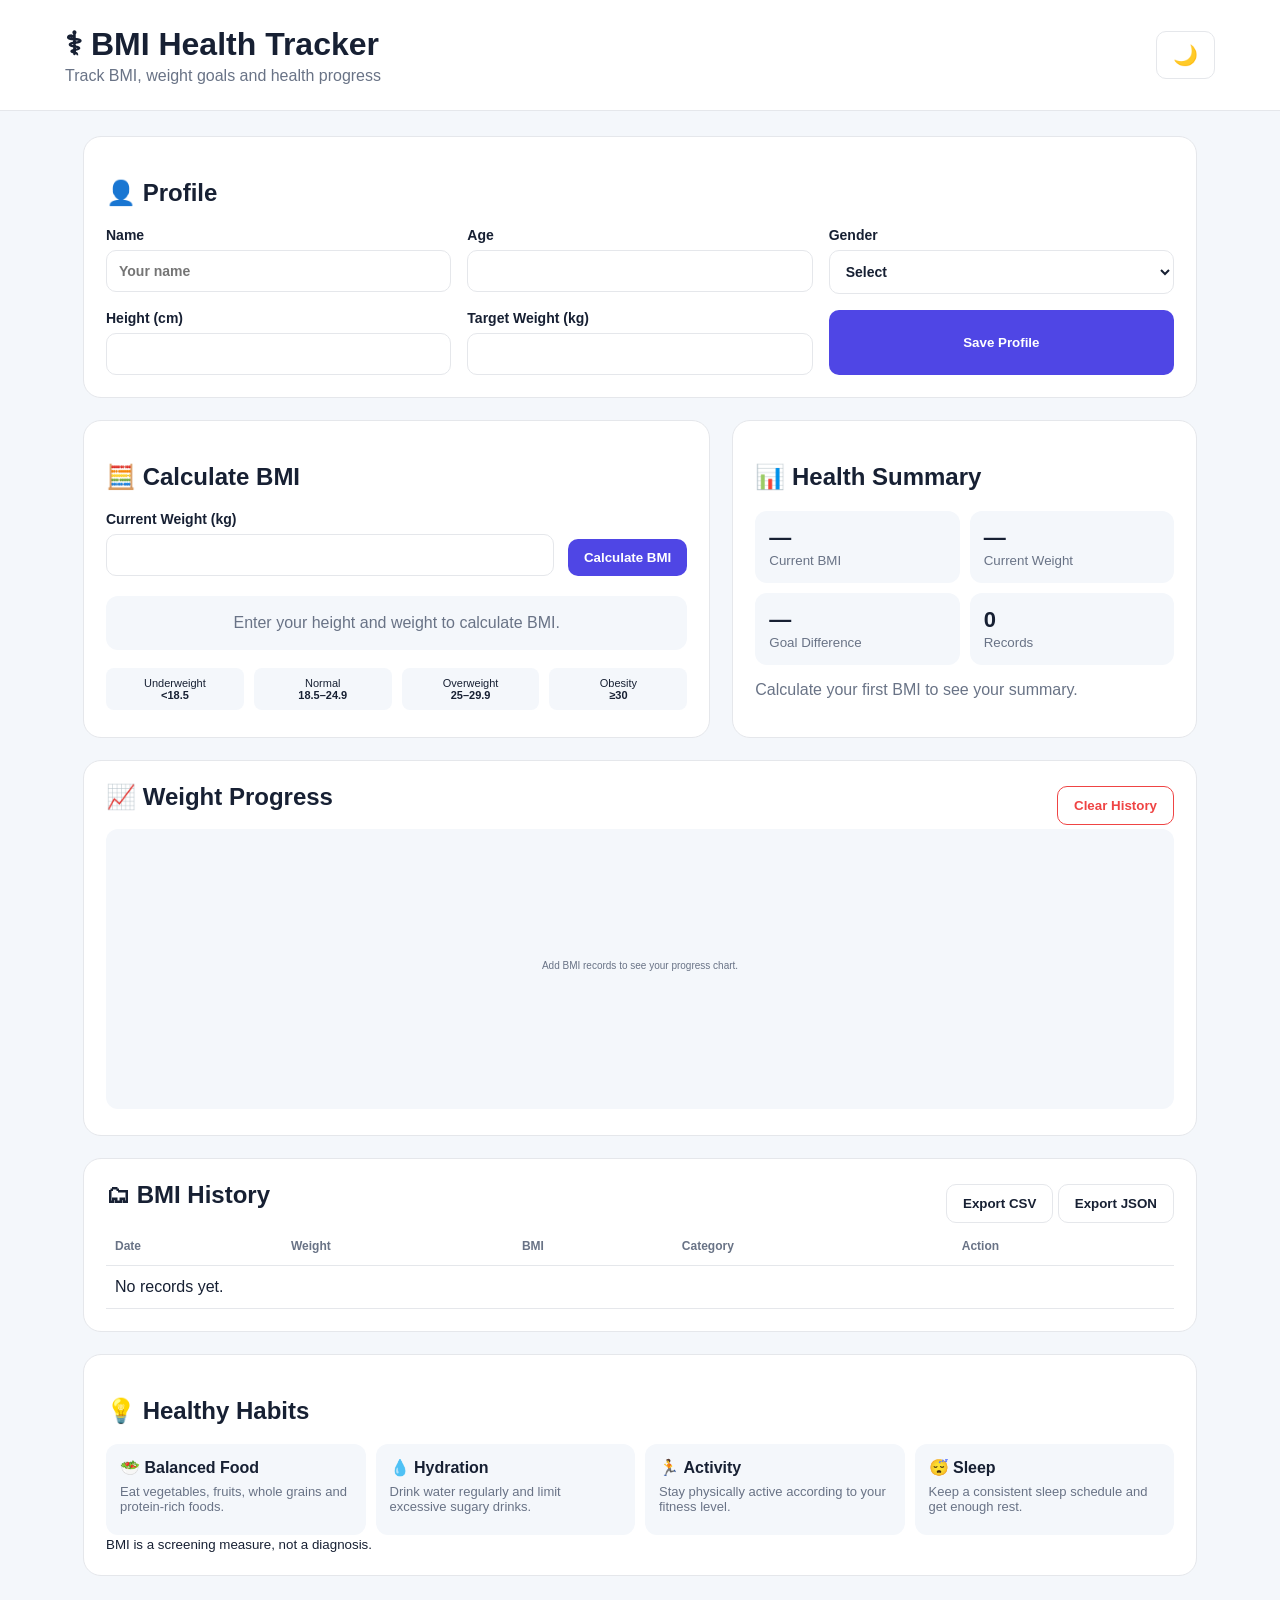
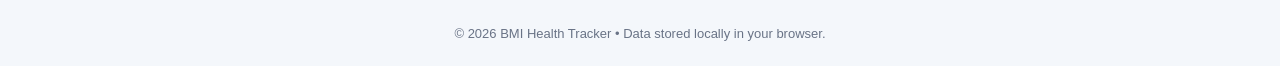
<file: Chaya_02/index.html>
<!DOCTYPE html><html lang="en"><head><meta charset="UTF-8"><meta name="viewport" content="width=device-width,initial-scale=1.0"><title>BMI Health Tracker</title><link rel="stylesheet" href="style.css"></head><body><header><div><h1>⚕ BMI Health Tracker</h1><p>Track BMI, weight goals and health progress</p></div><button id="themeBtn">🌙</button></header><main>
<section class="card"><h2>👤 Profile</h2><div class="grid"><label>Name<input id="name" placeholder="Your name"></label><label>Age<input id="age" type="number" min="1" max="120"></label><label>Gender<select id="gender"><option value="">Select</option><option>Male</option><option>Female</option><option>Other</option></select></label><label>Height (cm)<input id="height" type="number" min="50" max="250" step="0.1"></label><label>Target Weight (kg)<input id="targetWeight" type="number" min="10" max="300" step="0.1"></label><button id="saveProfile" class="primary">Save Profile</button></div></section>
<div class="dashboard"><section class="card"><h2>🧮 Calculate BMI</h2><div class="weight"><label>Current Weight (kg)<input id="weight" type="number" min="10" max="300" step="0.1"></label><button id="calculate" class="primary">Calculate BMI</button></div><div id="result" class="result empty">Enter your height and weight to calculate BMI.</div><div class="scale"><span>Underweight<br><b>&lt;18.5</b></span><span>Normal<br><b>18.5–24.9</b></span><span>Overweight<br><b>25–29.9</b></span><span>Obesity<br><b>≥30</b></span></div></section><section class="card"><h2>📊 Health Summary</h2><div class="stats"><div><b id="currentBMI">—</b><small>Current BMI</small></div><div><b id="currentWeight">—</b><small>Current Weight</small></div><div><b id="goalGap">—</b><small>Goal Difference</small></div><div><b id="recordsCount">0</b><small>Records</small></div></div><p id="advice">Calculate your first BMI to see your summary.</p></section></div>
<section class="card"><div class="bar"><h2>📈 Weight Progress</h2><button id="clearHistory" class="danger">Clear History</button></div><canvas id="chart"></canvas></section>
<section class="card"><div class="bar"><h2>🗂 BMI History</h2><div><button id="exportCSV" class="secondary">Export CSV</button> <button id="exportJSON" class="secondary">Export JSON</button></div></div><div class="table"><table><thead><tr><th>Date</th><th>Weight</th><th>BMI</th><th>Category</th><th>Action</th></tr></thead><tbody id="historyBody"></tbody></table></div></section>
<section class="card"><h2>💡 Healthy Habits</h2><div class="tips"><div>🥗 <b>Balanced Food</b><p>Eat vegetables, fruits, whole grains and protein-rich foods.</p></div><div>💧 <b>Hydration</b><p>Drink water regularly and limit excessive sugary drinks.</p></div><div>🏃 <b>Activity</b><p>Stay physically active according to your fitness level.</p></div><div>😴 <b>Sleep</b><p>Keep a consistent sleep schedule and get enough rest.</p></div></div><small>BMI is a screening measure, not a diagnosis.</small></section></main><footer>© 2026 BMI Health Tracker • Data stored locally in your browser.</footer><script src="script.js"></script></body></html>
</file>
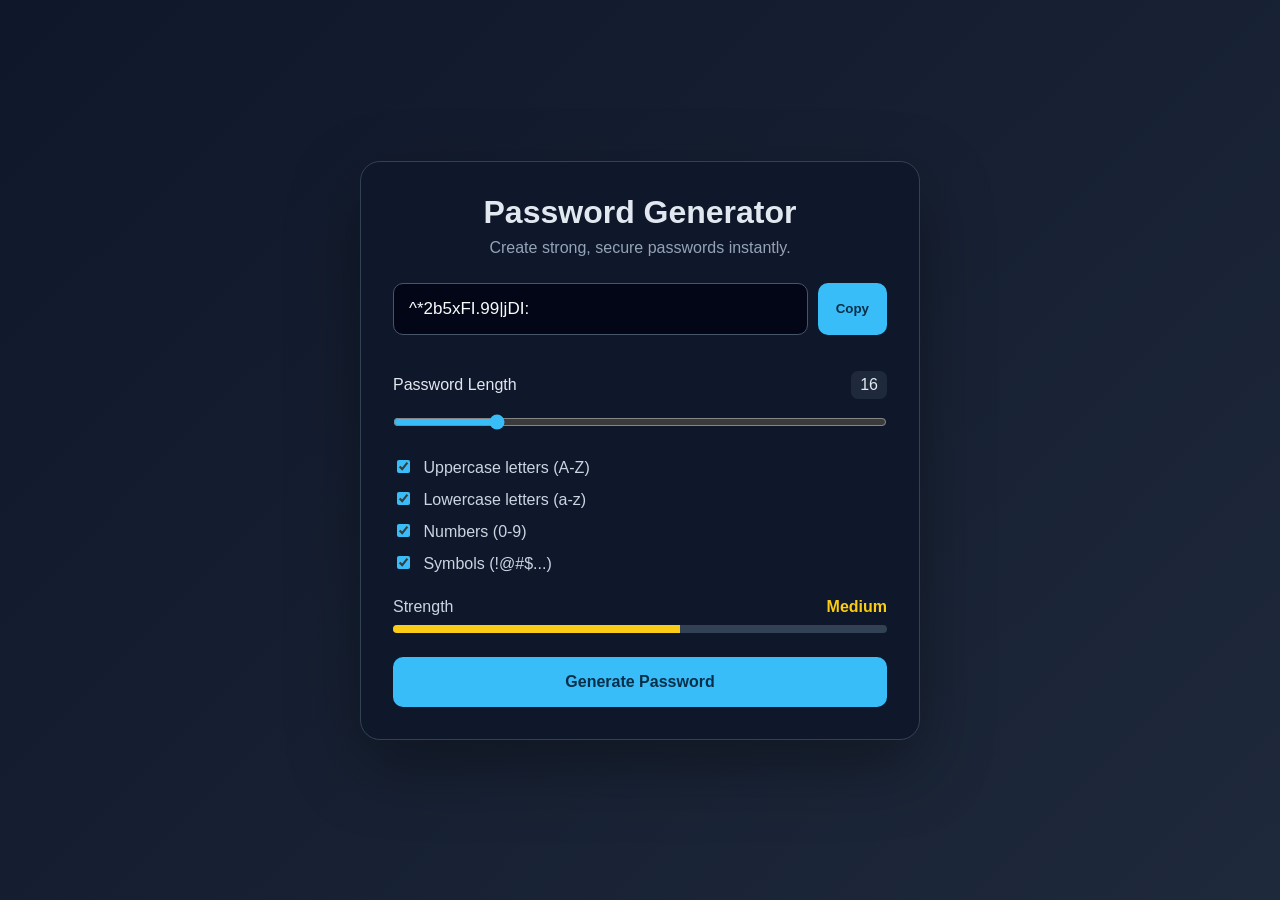
<file: Chaya_03/index.html>
<!DOCTYPE html>
<html lang="en">
<head>
  <meta charset="UTF-8">
  <meta name="viewport" content="width=device-width, initial-scale=1.0">
  <title>Password Generator</title>
  <link rel="stylesheet" href="style.css">
</head>
<body>
  <main class="container">
    <section class="card">
      <h1>Password Generator</h1>
      <p class="subtitle">Create strong, secure passwords instantly.</p>

      <div class="password-box">
        <input id="password" type="text" readonly aria-label="Generated password">
        <button id="copyBtn" title="Copy password">Copy</button>
      </div>
      <div id="status" class="status"></div>

      <div class="control">
        <div class="label-row">
          <label for="length">Password Length</label>
          <span id="lengthValue">16</span>
        </div>
        <input id="length" type="range" min="4" max="64" value="16">
      </div>

      <div class="options">
        <label><input id="uppercase" type="checkbox" checked> Uppercase letters (A-Z)</label>
        <label><input id="lowercase" type="checkbox" checked> Lowercase letters (a-z)</label>
        <label><input id="numbers" type="checkbox" checked> Numbers (0-9)</label>
        <label><input id="symbols" type="checkbox" checked> Symbols (!@#$...)</label>
      </div>

      <div class="strength">
        <div class="strength-header">
          <span>Strength</span>
          <strong id="strengthText">Strong</strong>
        </div>
        <div class="meter"><span id="meterBar"></span></div>
      </div>

      <button id="generateBtn" class="generate">Generate Password</button>
    </section>
  </main>
  <script src="script.js"></script>
</body>
</html>
</file>
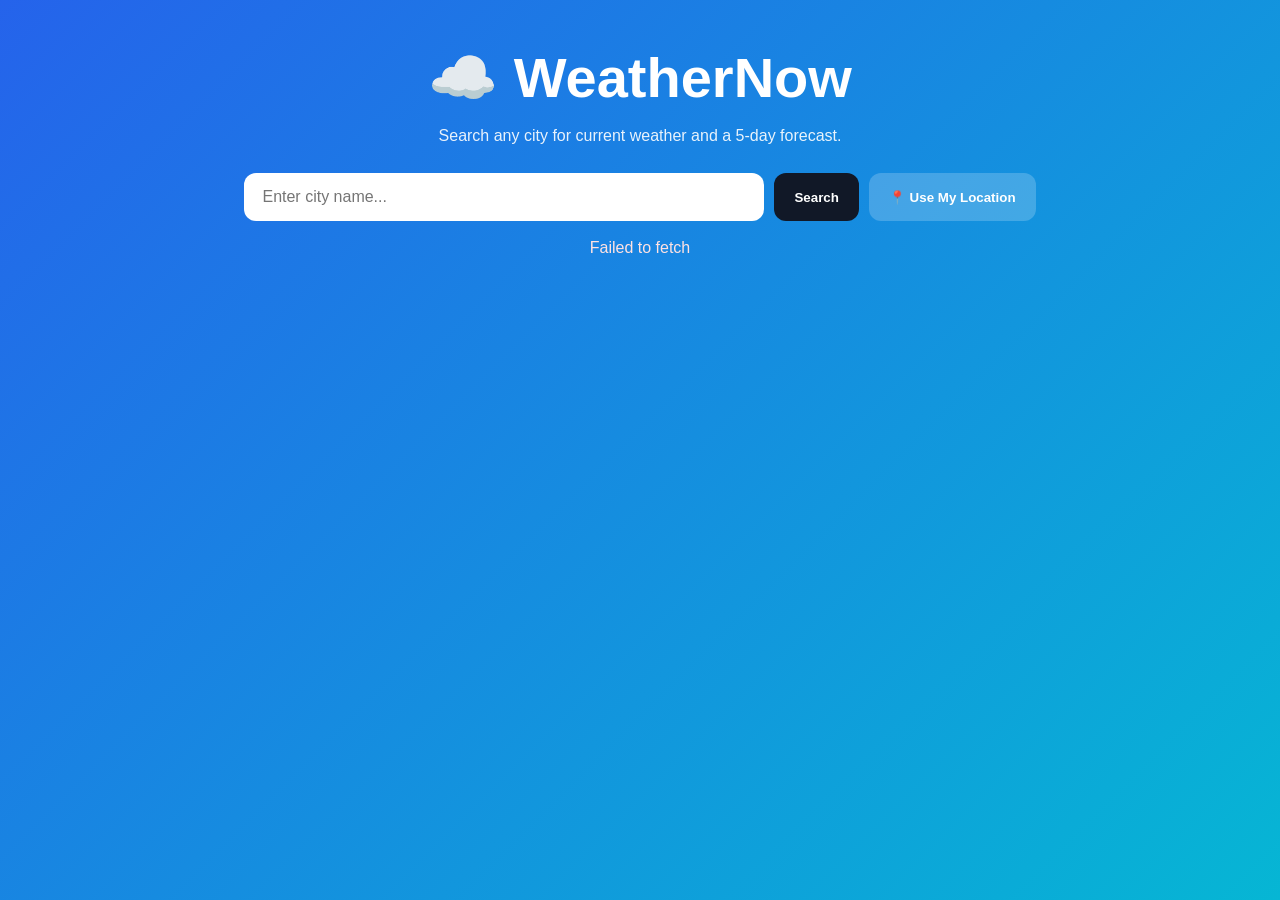
<file: Chaya_04/index.html>
<!DOCTYPE html>
<html lang="en">
<head>
  <meta charset="UTF-8">
  <meta name="viewport" content="width=device-width, initial-scale=1.0">
  <title>WeatherNow - Full Stack Weather App</title>
  <link rel="stylesheet" href="style.css">
</head>
<body>
  <main class="app">
    <header>
      <h1>☁️ WeatherNow</h1>
      <p>Search any city for current weather and a 5-day forecast.</p>
    </header>

    <section class="search-box">
      <input id="cityInput" type="text" placeholder="Enter city name..." autocomplete="off">
      <button id="searchBtn">Search</button>
      <button id="locationBtn" class="secondary">📍 Use My Location</button>
    </section>

    <p id="status" class="status"></p>

    <section id="currentWeather" class="weather-card hidden"></section>
    <section id="forecast" class="forecast hidden"></section>
  </main>

  <script src="app.js"></script>
</body>
</html>
</file>
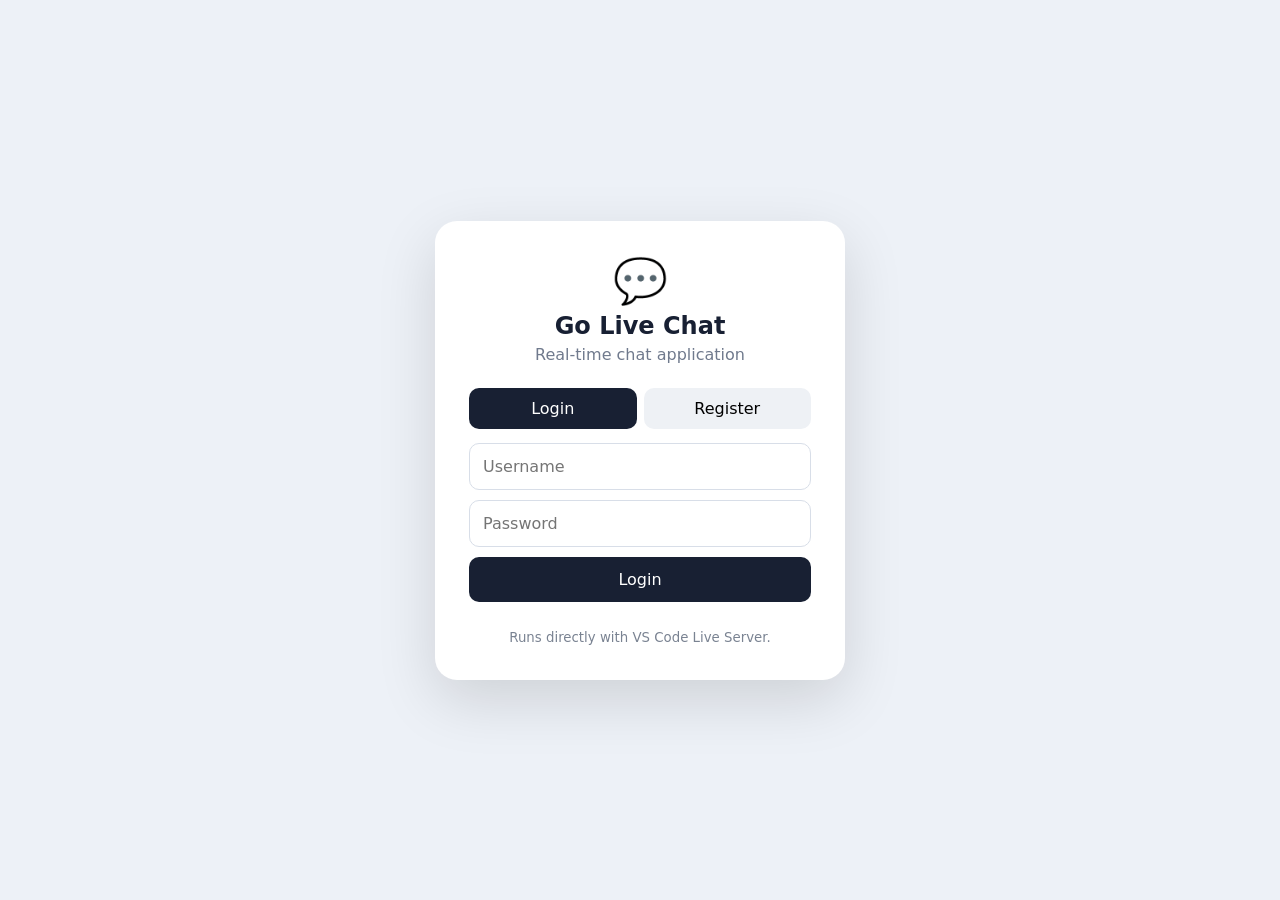
<file: Chaya_05/frontend/index.html>
<!doctype html>
<html lang="en">
<head>
<meta charset="utf-8">
<meta name="viewport" content="width=device-width,initial-scale=1">
<title>Go Live Chat</title>
<link rel="stylesheet" href="style.css">
</head>
<body>
<div class="shell">
  <section id="auth" class="auth">
    <div class="logo">💬</div>
    <h1>Go Live Chat</h1>
    <p>Real-time chat application</p>
    <div class="tabs">
      <button id="loginTab" class="active">Login</button>
      <button id="registerTab">Register</button>
    </div>
    <input id="username" placeholder="Username" maxlength="24">
    <input id="password" type="password" placeholder="Password" maxlength="100">
    <button id="authButton" class="mainBtn">Login</button>
    <div id="authMessage"></div>
    <small>Runs directly with VS Code Live Server.</small>
  </section>

  <section id="app" class="app hidden">
    <aside>
      <div class="profile">
        <div class="avatar">●</div>
        <div><b>Go Live Chat</b><span id="me"></span></div>
        <button id="logout">↪</button>
      </div>
      <div class="newRoom">
        <input id="roomInput" placeholder="New room">
        <button id="createRoom">+</button>
      </div>
      <label>CHAT ROOMS</label>
      <div id="roomList"></div>
    </aside>

    <main>
      <header>
        <div>
          <h2 id="roomName">General</h2>
          <span id="status">● Connected</span>
        </div>
        <button id="notify">Enable notifications</button>
      </header>
      <div id="messages"></div>
      <form id="composer">
        <input id="message" autocomplete="off" placeholder="Message…  :smile: :heart:">
        <button>Send</button>
      </form>
    </main>
  </section>
</div>
<script type="module" src="app.js"></script>
</body>
</html>
</file>
<file: Chaya_02/style.css>
*{box-sizing:border-box}:root{--bg:#f4f7fb;--card:#fff;--text:#172033;--muted:#697386;--primary:#4f46e5;--border:#e5e7eb}body.dark{--bg:#0f172a;--card:#172033;--text:#f1f5f9;--muted:#aab4c5;--border:#2d3a50}body{margin:0;background:var(--bg);color:var(--text);font-family:Segoe UI,Arial,sans-serif}header{padding:25px max(20px,calc((100% - 1150px)/2));background:var(--card);border-bottom:1px solid var(--border);display:flex;justify-content:space-between;align-items:center}h1{margin:0 0 4px}header p{margin:0;color:var(--muted)}header button{font-size:20px}main{max-width:1150px;margin:25px auto;padding:0 18px}.card{background:var(--card);border:1px solid var(--border);border-radius:18px;padding:22px;margin-bottom:22px}.grid{display:grid;grid-template-columns:repeat(3,1fr);gap:16px}label{font-size:14px;font-weight:600}input,select{display:block;width:100%;margin-top:7px;padding:12px;border:1px solid var(--border);border-radius:10px;background:var(--card);color:var(--text);font:inherit}.primary,.secondary,.danger,header button{border:0;border-radius:10px;padding:11px 16px;font-weight:700;cursor:pointer}.primary{background:var(--primary);color:white}.secondary,header button{background:transparent;border:1px solid var(--border);color:var(--text)}.danger{background:transparent;border:1px solid #ef4444;color:#ef4444}.dashboard{display:grid;grid-template-columns:1.35fr 1fr;gap:22px}.weight{display:grid;grid-template-columns:1fr auto;gap:14px;align-items:end}.result{margin-top:20px;padding:18px;text-align:center;background:var(--bg);border-radius:12px}.result .big{font-size:42px;font-weight:800}.result.empty{color:var(--muted)}.scale,.stats,.tips{display:grid;gap:10px}.scale{grid-template-columns:repeat(4,1fr);margin-top:18px}.scale span{padding:9px;background:var(--bg);border-radius:8px;text-align:center;font-size:11px}.stats{grid-template-columns:1fr 1fr}.stats div,.tips div{padding:14px;background:var(--bg);border-radius:12px}.stats b{display:block;font-size:22px}.stats small{color:var(--muted)}#advice{color:var(--muted)}.bar{display:flex;justify-content:space-between;align-items:center;gap:12px}.bar h2{margin:0 0 18px}canvas{width:100%;height:280px;background:var(--bg);border-radius:12px}.table{overflow:auto}table{width:100%;border-collapse:collapse}th,td{padding:12px 9px;border-bottom:1px solid var(--border);text-align:left}th{font-size:12px;color:var(--muted)}.delete{border:0;background:none;color:#ef4444;cursor:pointer}.tips{grid-template-columns:repeat(4,1fr)}.tips p{color:var(--muted);font-size:13px;margin:7px 0}footer{text-align:center;padding:25px;color:var(--muted);font-size:13px}@media(max-width:800px){.grid,.dashboard,.tips{grid-template-columns:1fr}.weight{grid-template-columns:1fr}.scale{grid-template-columns:1fr 1fr}.bar{align-items:flex-start;flex-direction:column}}
</file>
<file: Chaya_03/style.css>
* { box-sizing: border-box; }
body {
  margin: 0;
  min-height: 100vh;
  font-family: Arial, Helvetica, sans-serif;
  background: linear-gradient(135deg, #0f172a, #1e293b);
  color: #e2e8f0;
  display: flex;
  align-items: center;
  justify-content: center;
  padding: 24px;
}
.container { width: 100%; max-width: 560px; }
.card {
  background: rgba(15, 23, 42, .96);
  border: 1px solid #334155;
  border-radius: 20px;
  padding: 32px;
  box-shadow: 0 25px 70px rgba(0,0,0,.35);
}
h1 { margin: 0 0 8px; text-align: center; font-size: 32px; }
.subtitle { margin: 0 0 26px; text-align: center; color: #94a3b8; }
.password-box { display: flex; gap: 10px; }
.password-box input {
  min-width: 0; flex: 1; padding: 15px; border-radius: 10px;
  border: 1px solid #475569; background: #020617; color: #f8fafc;
  font-size: 17px; outline: none;
}
button {
  border: 0; border-radius: 10px; padding: 0 18px; cursor: pointer;
  font-weight: 700; background: #38bdf8; color: #082f49;
}
button:hover { filter: brightness(1.08); }
.status { min-height: 24px; color: #7dd3fc; font-size: 13px; padding-top: 7px; }
.control { margin-top: 12px; }
.label-row, .strength-header { display: flex; justify-content: space-between; align-items: center; }
.label-row span { background: #1e293b; padding: 5px 9px; border-radius: 7px; }
input[type=range] { width: 100%; margin: 15px 0 22px; accent-color: #38bdf8; }
.options { display: grid; gap: 12px; margin: 5px 0 25px; }
.options label { color: #cbd5e1; cursor: pointer; }
.options input { accent-color: #38bdf8; margin-right: 9px; }
.strength { margin-bottom: 24px; }
.strength-header { color: #cbd5e1; margin-bottom: 9px; }
.strength-header strong { color: #4ade80; }
.meter { height: 8px; background: #334155; border-radius: 99px; overflow: hidden; }
.meter span { display: block; height: 100%; width: 100%; background: #4ade80; transition: .25s; }
.generate { width: 100%; height: 50px; font-size: 16px; }
@media (max-width: 520px) {
  .card { padding: 22px; }
  h1 { font-size: 27px; }
  .password-box { flex-direction: column; }
  .password-box button { height: 45px; }
}
</file>
<file: Chaya_04/style.css>
* { box-sizing: border-box; }
body {
  margin: 0;
  min-height: 100vh;
  font-family: Arial, sans-serif;
  color: #fff;
  background: linear-gradient(135deg, #2563eb, #06b6d4);
}
.app { width: min(1050px, 92%); margin: auto; padding: 45px 0; }
header { text-align: center; margin-bottom: 28px; }
h1 { margin: 0 0 8px; font-size: clamp(2rem, 5vw, 3.5rem); }
header p { opacity: .9; }
.search-box { display: flex; gap: 10px; flex-wrap: wrap; justify-content: center; }
input {
  flex: 1 1 280px; max-width: 520px; padding: 15px 18px;
  border: 0; border-radius: 12px; font-size: 1rem; outline: none;
}
button {
  padding: 15px 20px; border: 0; border-radius: 12px;
  background: #111827; color: white; cursor: pointer; font-weight: 700;
}
button:hover { transform: translateY(-1px); opacity: .92; }
button.secondary { background: rgba(255,255,255,.2); }
.status { min-height: 24px; text-align: center; margin: 18px 0; }
.weather-card, .day {
  background: rgba(255,255,255,.16); backdrop-filter: blur(10px);
  border: 1px solid rgba(255,255,255,.22); border-radius: 20px;
}
.weather-card { padding: 28px; margin-top: 20px; }
.current-top { display: flex; align-items: center; justify-content: space-between; gap: 20px; flex-wrap: wrap; }
.temp { font-size: 4rem; font-weight: 800; }
.condition { font-size: 1.2rem; opacity: .9; }
.details {
  display: grid; grid-template-columns: repeat(auto-fit, minmax(150px, 1fr));
  gap: 12px; margin-top: 22px;
}
.detail { background: rgba(0,0,0,.12); padding: 14px; border-radius: 12px; }
.forecast { margin-top: 28px; }
.forecast h2 { margin-bottom: 15px; }
.forecast-grid {
  display: grid; grid-template-columns: repeat(auto-fit, minmax(160px, 1fr)); gap: 14px;
}
.day { padding: 18px; text-align: center; }
.day .icon { font-size: 2.5rem; margin: 10px 0; }
.hidden { display: none; }
@media (max-width: 600px) {
  .app { padding-top: 25px; }
  .temp { font-size: 3rem; }
  button { flex: 1 1 140px; }
}
</file>
<file: Chaya_05/frontend/style.css>
*{box-sizing:border-box}
body{margin:0;min-height:100vh;font-family:Inter,system-ui,Arial;background:#edf1f7;color:#182033}
button,input{font:inherit}
button{cursor:pointer}
.hidden{display:none!important}
.shell{min-height:100vh;display:grid;place-items:center;padding:18px}
.auth{width:min(410px,100%);background:#fff;padding:34px;border-radius:22px;box-shadow:0 20px 60px #0002;text-align:center}
.logo{font-size:44px}.auth h1{margin:5px 0}.auth p{color:#707a8d;margin-top:5px}
.tabs{display:flex;gap:7px;margin:24px 0 14px}.tabs button{flex:1;border:0;padding:11px;border-radius:10px;background:#eef1f5}
.tabs .active{background:#182033;color:#fff}
.auth input{display:block;width:100%;padding:13px;margin:10px 0;border:1px solid #d8dee8;border-radius:10px}
.mainBtn{width:100%;padding:13px;border:0;border-radius:10px;background:#182033;color:#fff}
#authMessage{min-height:25px;padding:10px;color:#c43e3e}.auth small{color:#7a8392}
.app{width:min(1120px,100%);height:min(760px,calc(100vh - 36px));display:grid;grid-template-columns:270px 1fr;background:white;border-radius:20px;overflow:hidden;box-shadow:0 20px 60px #0002}
aside{background:#182033;color:white;padding:18px}.profile{display:flex;align-items:center;gap:10px;border-bottom:1px solid #354057;padding-bottom:18px}
.profile>div:nth-child(2){display:grid;flex:1}.profile span{font-size:12px;color:#abb5c7}.profile button{background:none;border:1px solid #475169;color:#fff;border-radius:8px;padding:6px}
.avatar{width:34px;height:34px;border-radius:50%;background:#fff;color:#182033;display:grid;place-items:center}
.newRoom{display:flex;gap:7px;margin:20px 0}.newRoom input{min-width:0;width:100%;padding:10px;border-radius:9px;border:1px solid #46516a;background:#242e43;color:#fff}.newRoom button{width:40px;border:0;border-radius:9px}
aside label{font-size:11px;color:#9da8bc}
#roomList{margin-top:8px}.room{padding:11px;border-radius:8px;color:#dbe1eb}.room:hover,.room.active{background:#303b53}
main{display:grid;grid-template-rows:auto 1fr auto;min-width:0}
header{padding:17px 20px;border-bottom:1px solid #e6e9ee;display:flex;justify-content:space-between;align-items:center}
header h2{margin:0;font-size:20px}header span{font-size:12px;color:#657085}
#notify{border:1px solid #d5dbe5;background:white;border-radius:8px;padding:8px}
#messages{overflow:auto;padding:20px;background:#f7f9fc}
.msg{max-width:75%;margin-bottom:13px}.msg.mine{margin-left:auto;text-align:right}.meta{font-size:11px;color:#778195;margin:3px 5px}.bubble{display:inline-block;text-align:left;padding:10px 13px;border:1px solid #dfe4eb;border-radius:13px;background:white;white-space:pre-wrap;word-break:break-word}.mine .bubble{background:#182033;color:#fff;border-color:#182033}.system{text-align:center;color:#778195;font-size:12px;margin:12px}
#composer{display:grid;grid-template-columns:1fr auto;gap:9px;padding:14px;border-top:1px solid #e6e9ee}#composer input{padding:12px;border:1px solid #d5dbe5;border-radius:10px}#composer button{padding:0 20px;border:0;border-radius:10px;background:#182033;color:white}
@media(max-width:700px){.app{grid-template-columns:1fr;height:calc(100vh - 20px)}aside{display:none}.msg{max-width:90%}}
</file>
